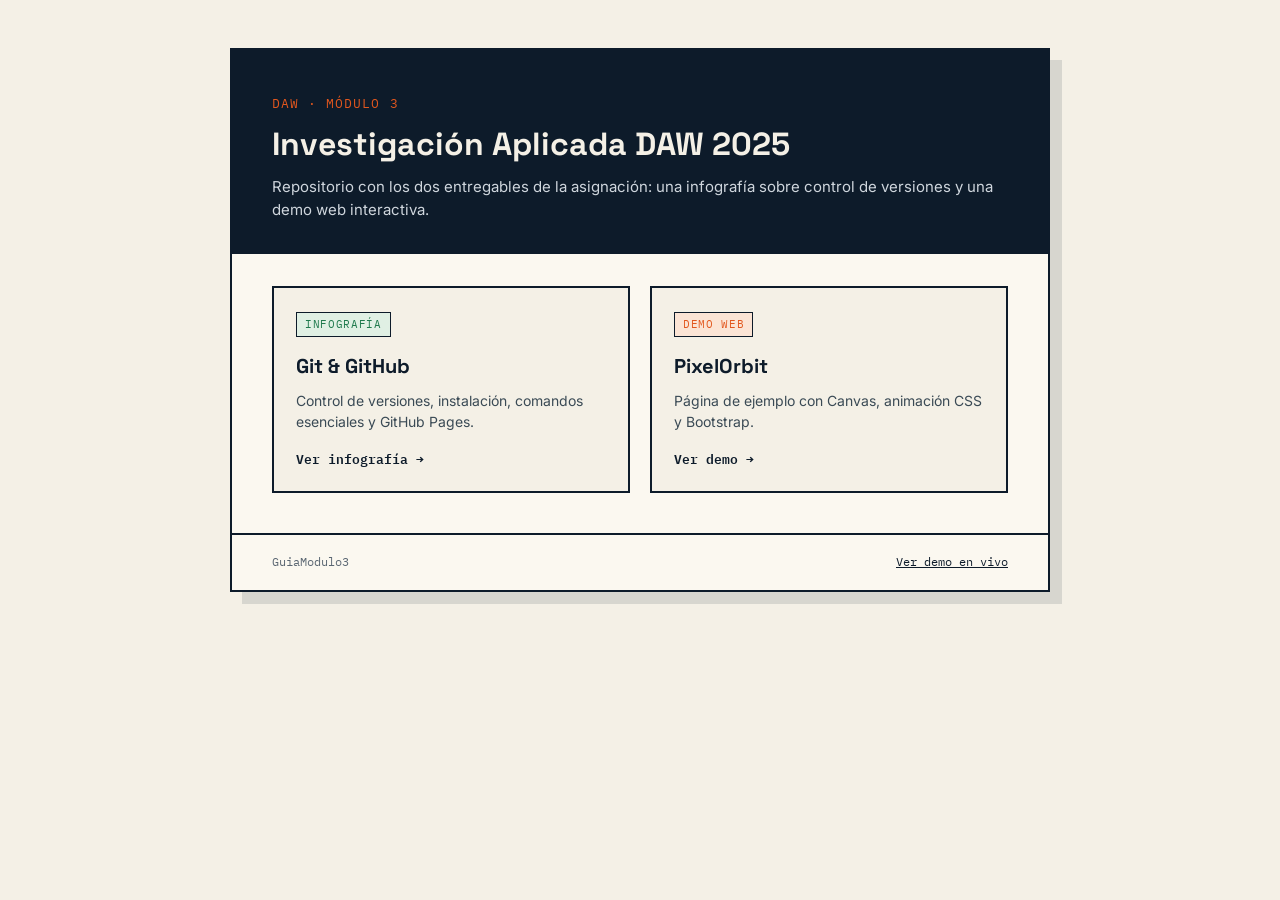
<file: index.html>
<!DOCTYPE html>
<html lang="es">
<head>
<meta charset="UTF-8">
<meta name="viewport" content="width=device-width, initial-scale=1.0">
<title>Investigación Aplicada DAW — GuiaModulo3</title>
<style>
  @import url('https://fonts.googleapis.com/css2?family=Space+Grotesk:wght@400;500;700&family=IBM+Plex+Mono:wght@400;500;600&family=Inter:wght@400;500;600&display=swap');

  :root{
    --ink:#0d1b2a;
    --paper:#f4f0e6;
    --panel:#fbf8f0;
    --line:#d8cfb8;
    --green:#1f7a4d;
    --green-soft:#e0f0e4;
    --orange:#e2571e;
    --orange-soft:#fbe4d5;
    --mono:'IBM Plex Mono',monospace;
    --display:'Space Grotesk',sans-serif;
    --body:'Inter',sans-serif;
  }

  *{box-sizing:border-box;margin:0;padding:0;}

  body{
    background:var(--paper);
    color:var(--ink);
    font-family:var(--body);
    line-height:1.55;
    padding:48px 16px;
    min-height:100vh;
  }

  .sheet{
    max-width:820px;
    margin:0 auto;
    background:var(--panel);
    border:2px solid var(--ink);
    box-shadow:12px 12px 0 rgba(13,27,42,.12);
  }

  .hero{
    background:var(--ink);
    color:var(--paper);
    padding:40px 40px 32px;
  }

  .hero span{
    font-family:var(--mono);
    font-size:13px;
    letter-spacing:.08em;
    text-transform:uppercase;
    color:var(--orange);
  }

  .hero h1{
    font-family:var(--display);
    font-size:32px;
    margin-top:10px;
    line-height:1.2;
  }

  .hero p{
    margin-top:12px;
    color:#cfd6dd;
    font-size:15px;
  }

  .cards{
    padding:32px 40px 40px;
    display:grid;
    grid-template-columns:1fr 1fr;
    gap:20px;
  }

  @media (max-width:640px){
    .cards{grid-template-columns:1fr;}
  }

  .card{
    border:2px solid var(--ink);
    background:var(--paper);
    padding:22px;
    text-decoration:none;
    color:var(--ink);
    display:block;
    transition:transform .15s ease, box-shadow .15s ease;
  }

  .card:hover{
    transform:translate(-3px,-3px);
    box-shadow:6px 6px 0 rgba(13,27,42,.18);
  }

  .card .tag{
    font-family:var(--mono);
    font-size:11px;
    text-transform:uppercase;
    letter-spacing:.06em;
    padding:3px 8px;
    display:inline-block;
    border:1px solid var(--ink);
  }

  .card.green .tag{ background:var(--green-soft); color:var(--green); }
  .card.orange .tag{ background:var(--orange-soft); color:var(--orange); }

  .card h2{
    font-family:var(--display);
    font-size:20px;
    margin-top:14px;
  }

  .card p{
    font-size:14px;
    margin-top:8px;
    color:#3a4a55;
  }

  .card .go{
    margin-top:16px;
    font-family:var(--mono);
    font-size:13px;
    font-weight:600;
  }

  footer{
    border-top:2px solid var(--ink);
    padding:18px 40px;
    font-family:var(--mono);
    font-size:12px;
    color:#5a6672;
    display:flex;
    justify-content:space-between;
    flex-wrap:wrap;
    gap:8px;
  }

  footer a{ color:var(--ink); }
</style>
</head>
<body>

<div class="sheet">
  <div class="hero">
    <span>DAW · Módulo 3</span>
    <h1>Investigación Aplicada DAW 2025</h1>
    <p>Repositorio con los dos entregables de la asignación: una infografía sobre control de versiones y una demo web interactiva.</p>
  </div>

  <div class="cards">
    <a class="card green" href="infografia/">
      <span class="tag">Infografía</span>
      <h2>Git &amp; GitHub</h2>
      <p>Control de versiones, instalación, comandos esenciales y GitHub Pages.</p>
      <div class="go">Ver infografía →</div>
    </a>

    <a class="card orange" href="demo-web/">
      <span class="tag">Demo web</span>
      <h2>PixelOrbit</h2>
      <p>Página de ejemplo con Canvas, animación CSS y Bootstrap.</p>
      <div class="go">Ver demo →</div>
    </a>
  </div>

  <footer>
    <span>GuiaModulo3</span>
    <a href="demo-web/">Ver demo en vivo</a>
  </footer>
</div>

</body>
</html>
</file>
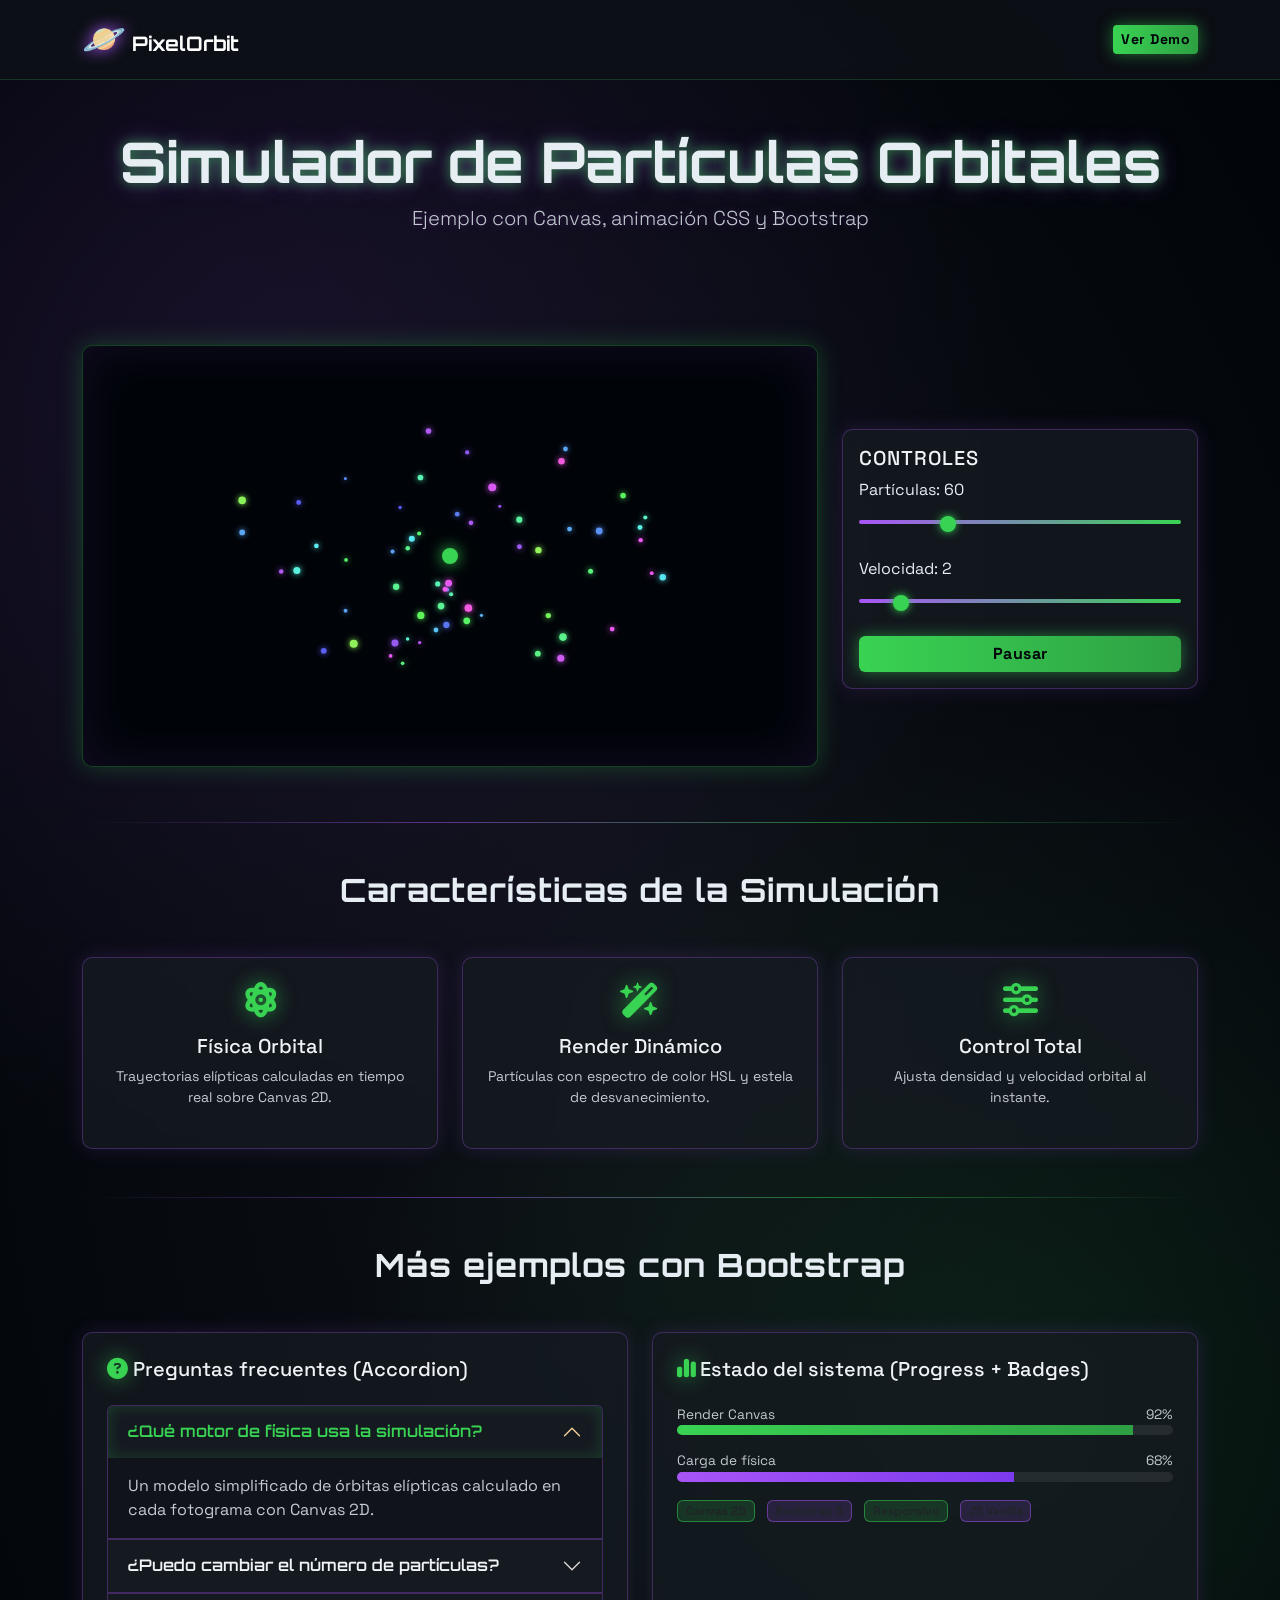
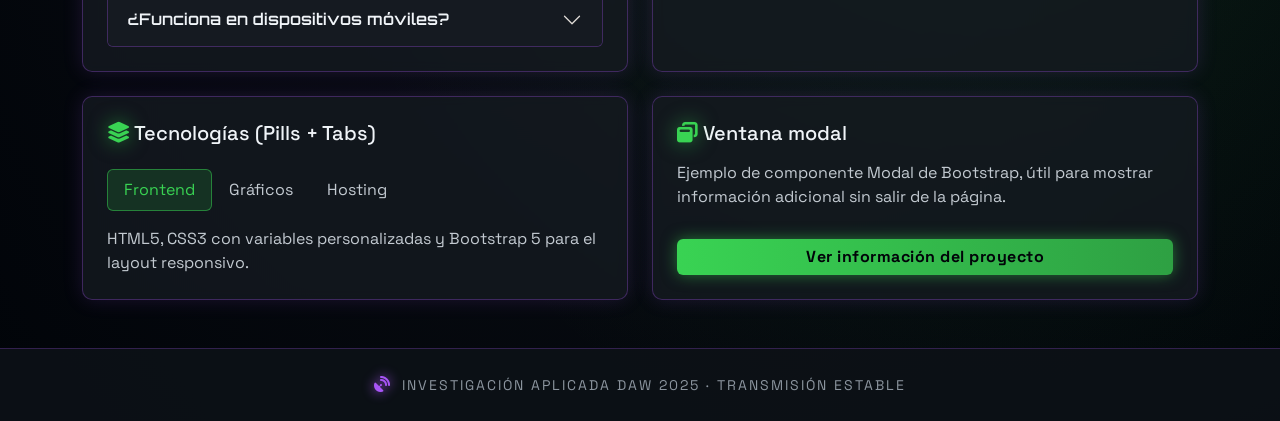
<file: demo-web/index.html>
<!DOCTYPE html>
<html lang="es">
<head>
<meta charset="UTF-8">
<meta name="viewport" content="width=device-width, initial-scale=1.0">
<title>PixelOrbit</title>
<link href="https://cdnjs.cloudflare.com/ajax/libs/bootstrap/5.3.3/css/bootstrap.min.css" rel="stylesheet">
<link rel="stylesheet" href="https://cdnjs.cloudflare.com/ajax/libs/font-awesome/6.5.1/css/all.min.css">
<link href="https://fonts.googleapis.com/css2?family=Orbitron:wght@500;700;900&family=Space+Grotesk:wght@400;500;600&display=swap" rel="stylesheet">
<link rel="stylesheet" href="css/style.css">
</head>
<body>

<nav class="navbar navbar-expand-lg navbar-dark sticky-top">
<div class="container">
<a class="navbar-brand fw-bold" href="#"><span class="orbit-logo">🪐</span> PixelOrbit</a>
<div class="ms-auto">
<a href="#demo" class="btn btn-neon btn-sm">Ver Demo</a>
</div>
</div>
</nav>

<header class="text-center py-5">
<h1 class="display-4 fw-bold glitch-title">Simulador de Partículas Orbitales</h1>
<p class="lead lead-glow">Ejemplo con Canvas, animación CSS y Bootstrap</p>
</header>

<section id="demo" class="container my-5">
<div class="row g-4 align-items-center">
<div class="col-lg-8">
<canvas id="stage" height="420"></canvas>
</div>
<div class="col-lg-4">
<div class="card card-dark p-3">
<h5 class="text-uppercase" style="letter-spacing:1px">Controles</h5>
<div class="mb-3">
<label class="form-label">Partículas: <span id="countVal">60</span></label>
<input type="range" class="form-range" id="countRange" min="10" max="200" value="60">
</div>
<div class="mb-3">
<label class="form-label">Velocidad: <span id="speedVal">2</span></label>
<input type="range" class="form-range" id="speedRange" min="1" max="10" value="2">
</div>
<button class="btn btn-neon w-100" id="toggleBtn">Pausar</button>
</div>
</div>
</div>
</section>

<div class="container"><div class="divider-glow"></div></div>

<section class="container my-5">
<h2 class="text-center fw-bold mb-5" style="letter-spacing:1px">Características de la Simulación</h2>
<div class="row g-4 text-center">
<div class="col-md-4">
<div class="card card-dark p-4 h-100">
<i class="fa-solid fa-atom feature-icon"></i>
<h5 class="mt-3">Física Orbital</h5>
<p class="text-secondary small">Trayectorias elípticas calculadas en tiempo real sobre Canvas 2D.</p>
</div>
</div>
<div class="col-md-4">
<div class="card card-dark p-4 h-100">
<i class="fa-solid fa-wand-magic-sparkles feature-icon"></i>
<h5 class="mt-3">Render Dinámico</h5>
<p class="text-secondary small">Partículas con espectro de color HSL y estela de desvanecimiento.</p>
</div>
</div>
<div class="col-md-4">
<div class="card card-dark p-4 h-100">
<i class="fa-solid fa-sliders feature-icon"></i>
<h5 class="mt-3">Control Total</h5>
<p class="text-secondary small">Ajusta densidad y velocidad orbital al instante.</p>
</div>
</div>
</div>
</section>

<div class="container"><div class="divider-glow"></div></div>

<section class="container my-5">
<h2 class="text-center fw-bold mb-5" style="letter-spacing:1px">Más ejemplos con Bootstrap</h2>
<div class="row g-4">

<div class="col-lg-6">
<div class="card card-dark p-4 h-100">
<h5><i class="fa-solid fa-circle-question feature-icon" style="font-size:1.3rem"></i> Preguntas frecuentes (Accordion)</h5>
<div class="accordion mt-3" id="faqAccordion">
<div class="accordion-item">
<h2 class="accordion-header">
<button class="accordion-button" type="button" data-bs-toggle="collapse" data-bs-target="#faq1">¿Qué motor de física usa la simulación?</button>
</h2>
<div id="faq1" class="accordion-collapse collapse show" data-bs-parent="#faqAccordion">
<div class="accordion-body">Un modelo simplificado de órbitas elípticas calculado en cada fotograma con Canvas 2D.</div>
</div>
</div>
<div class="accordion-item">
<h2 class="accordion-header">
<button class="accordion-button collapsed" type="button" data-bs-toggle="collapse" data-bs-target="#faq2">¿Puedo cambiar el número de partículas?</button>
</h2>
<div id="faq2" class="accordion-collapse collapse" data-bs-parent="#faqAccordion">
<div class="accordion-body">Sí, usa el control deslizante "Partículas" en el panel de controles de la demo.</div>
</div>
</div>
<div class="accordion-item">
<h2 class="accordion-header">
<button class="accordion-button collapsed" type="button" data-bs-toggle="collapse" data-bs-target="#faq3">¿Funciona en dispositivos móviles?</button>
</h2>
<div id="faq3" class="accordion-collapse collapse" data-bs-parent="#faqAccordion">
<div class="accordion-body">Sí, el diseño es responsivo gracias al sistema de grillas de Bootstrap.</div>
</div>
</div>
</div>
</div>
</div>

<div class="col-lg-6">
<div class="card card-dark p-4 h-100">
<h5><i class="fa-solid fa-chart-simple feature-icon" style="font-size:1.3rem"></i> Estado del sistema (Progress + Badges)</h5>
<div class="mt-3">
<div class="d-flex justify-content-between progress-label"><span>Render Canvas</span><span>92%</span></div>
<div class="progress mb-3"><div class="progress-bar progress-bar-green" style="width:92%"></div></div>
<div class="d-flex justify-content-between progress-label"><span>Carga de física</span><span>68%</span></div>
<div class="progress mb-3"><div class="progress-bar progress-bar-purple" style="width:68%"></div></div>
<div class="mt-3">
<span class="badge badge-neon-green me-2">Canvas 2D</span>
<span class="badge badge-neon-purple me-2">Bootstrap 5</span>
<span class="badge badge-neon-green me-2">Responsivo</span>
<span class="badge badge-neon-purple">JS Vanilla</span>
</div>
</div>
</div>
</div>

<div class="col-lg-6">
<div class="card card-dark p-4 h-100">
<h5><i class="fa-solid fa-layer-group feature-icon" style="font-size:1.3rem"></i> Tecnologías (Pills + Tabs)</h5>
<ul class="nav nav-pills mt-3" id="techTab" role="tablist">
<li class="nav-item"><button class="nav-link active" data-bs-toggle="pill" data-bs-target="#tabFront">Frontend</button></li>
<li class="nav-item"><button class="nav-link" data-bs-toggle="pill" data-bs-target="#tabGraf">Gráficos</button></li>
<li class="nav-item"><button class="nav-link" data-bs-toggle="pill" data-bs-target="#tabHost">Hosting</button></li>
</ul>
<div class="tab-content">
<div class="tab-pane fade show active" id="tabFront">HTML5, CSS3 con variables personalizadas y Bootstrap 5 para el layout responsivo.</div>
<div class="tab-pane fade" id="tabGraf">Canvas API 2D para renderizar y animar las partículas en tiempo real.</div>
<div class="tab-pane fade" id="tabHost">Publicado como sitio estático usando GitHub Pages.</div>
</div>
</div>
</div>

<div class="col-lg-6">
<div class="card card-dark p-4 h-100 d-flex flex-column justify-content-between">
<div>
<h5><i class="fa-solid fa-window-restore feature-icon" style="font-size:1.3rem"></i> Ventana modal</h5>
<p class="mt-3">Ejemplo de componente Modal de Bootstrap, útil para mostrar información adicional sin salir de la página.</p>
</div>
<button type="button" class="btn btn-neon" data-bs-toggle="modal" data-bs-target="#infoModal">Ver información del proyecto</button>
</div>
</div>

</div>
</section>

<div class="modal fade" id="infoModal" tabindex="-1">
<div class="modal-dialog modal-dialog-centered">
<div class="modal-content">
<div class="modal-header">
<h5 class="modal-title">Acerca de PixelOrbit</h5>
<button type="button" class="btn-close" data-bs-dismiss="modal"></button>
</div>
<div class="modal-body">
<p>PixelOrbit es una demostración académica que integra Canvas 2D, animaciones CSS y el framework Bootstrap 5, desarrollada como parte de la asignación de Investigación Aplicada DAW 2025.</p>
</div>
<div class="modal-footer">
<button type="button" class="btn btn-neon" data-bs-dismiss="modal">Cerrar</button>
</div>
</div>
</div>
</div>

<footer class="text-center py-4 mt-5">
<i class="fa-solid fa-satellite-dish me-2"></i>
<small class="text-uppercase" style="letter-spacing:2px">Investigación Aplicada DAW 2025 · Transmisión Estable</small>
</footer>

<script src="https://cdnjs.cloudflare.com/ajax/libs/bootstrap/5.3.3/js/bootstrap.bundle.min.js"></script>
<script src="js/script.js"></script>
</body>
</html>
</file>
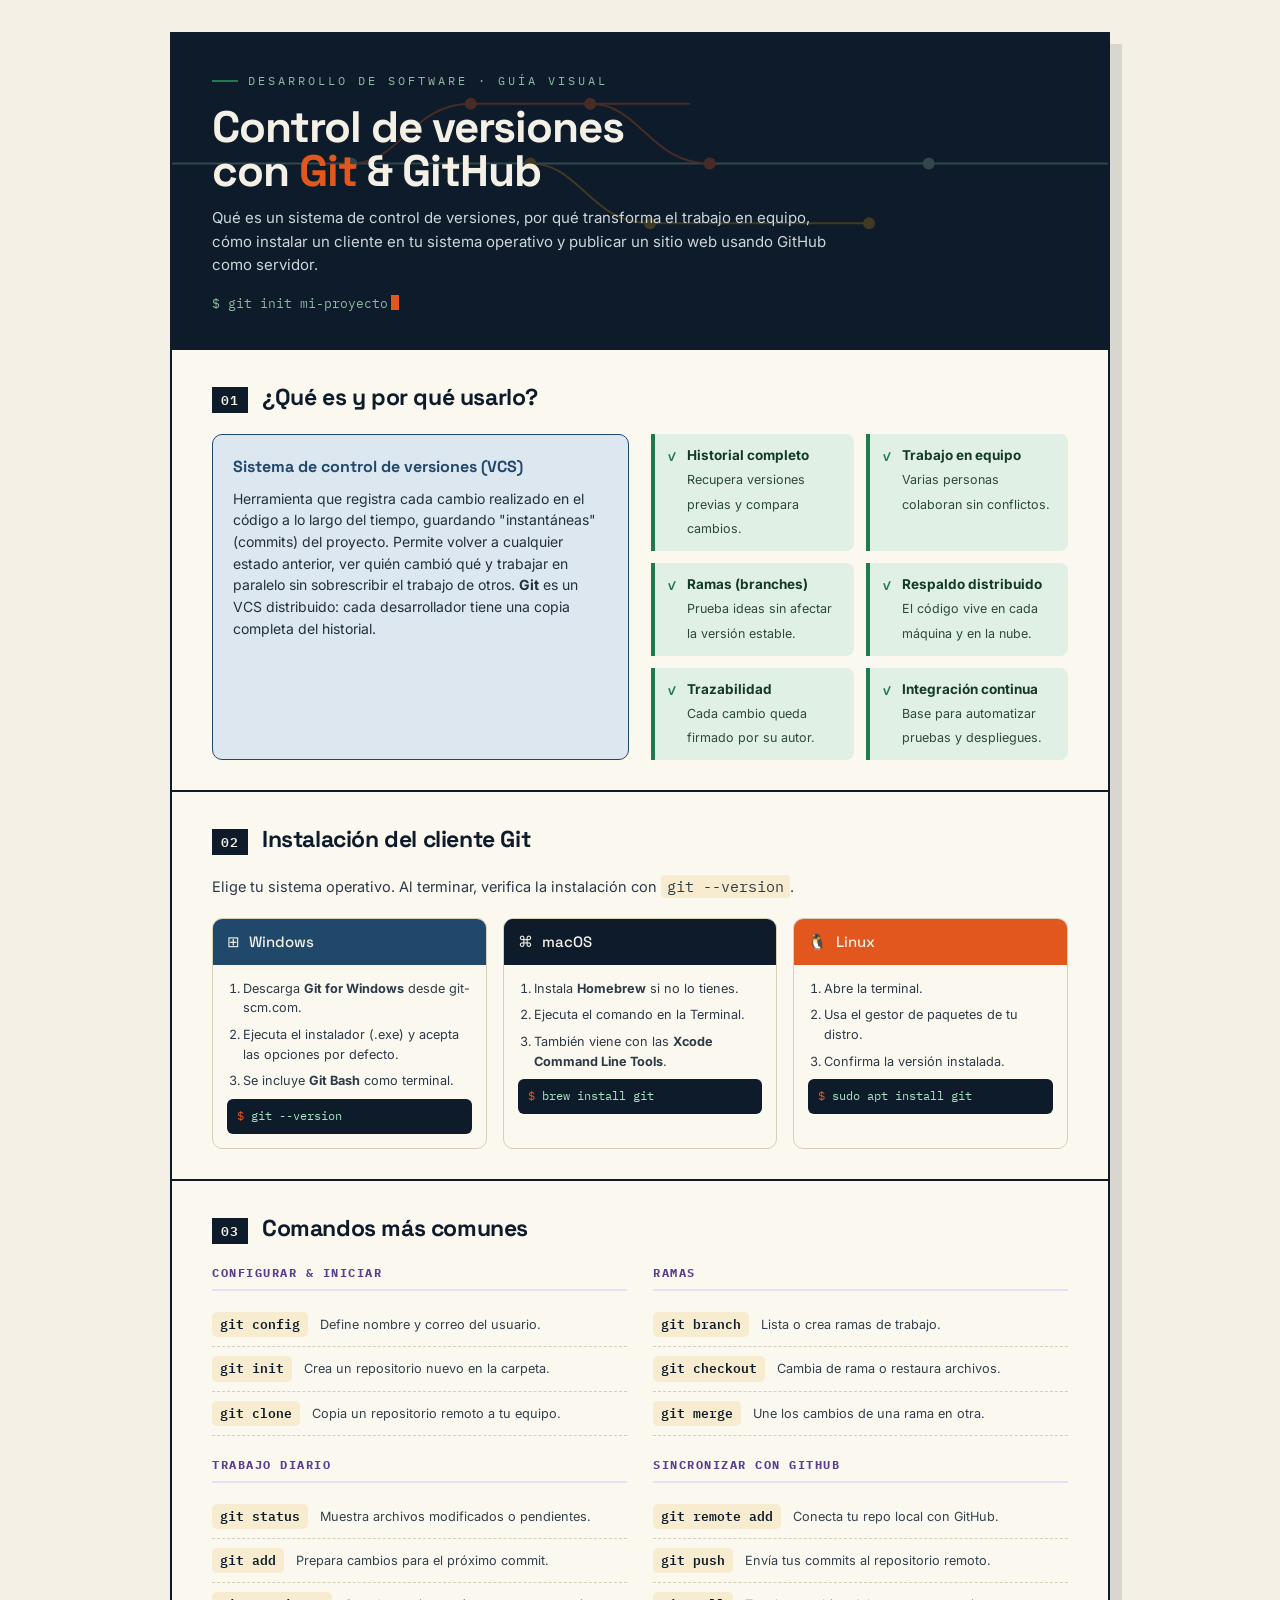
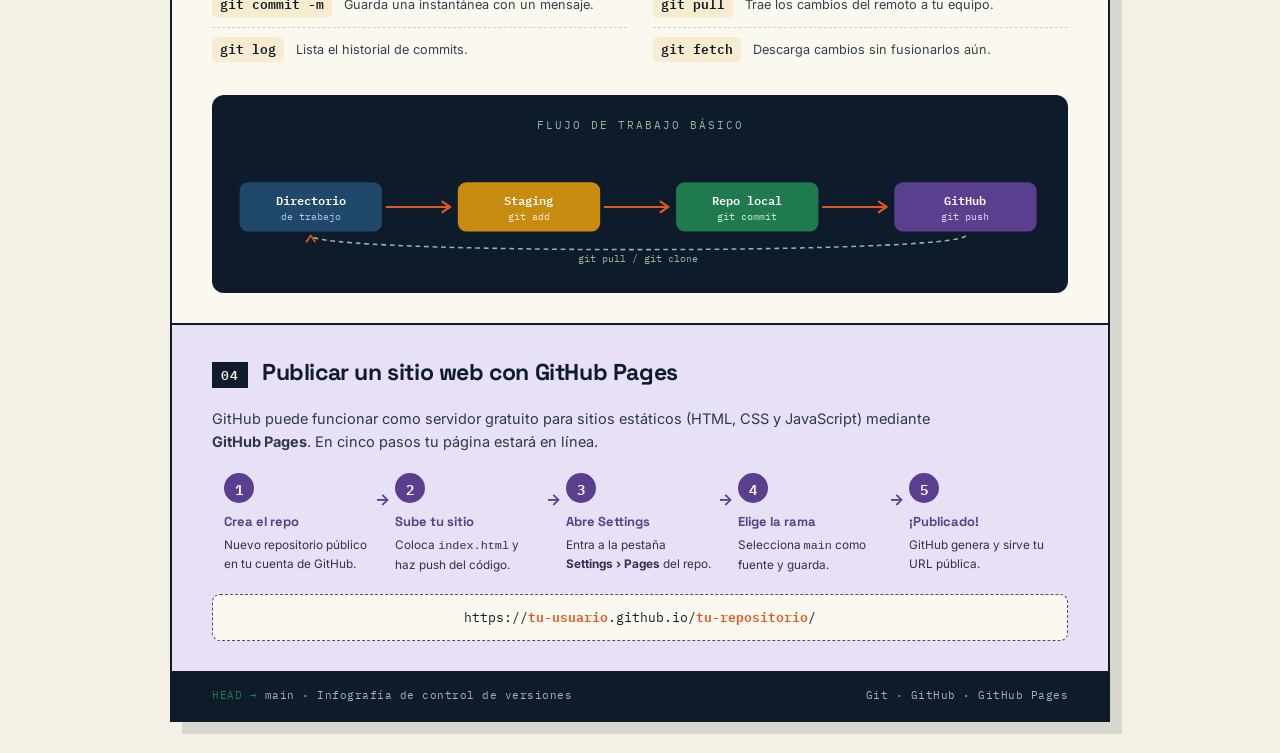
<file: infografia/index.html>
<!DOCTYPE html>
<html lang="es">
<head>
<meta charset="UTF-8">
<meta name="viewport" content="width=device-width, initial-scale=1.0">
<title>Infografía · Control de versiones con Git y GitHub</title>
<link rel="stylesheet" href="css/style.css">
</head>
<body>
<main class="sheet">

  <header class="hero">
    <svg class="hero-branches" viewBox="0 0 940 260" preserveAspectRatio="none">
      <path d="M0,130 H940" stroke="#8fb9a0" stroke-width="2" fill="none"/>
      <path d="M180,130 C230,130 240,70 300,70 H520" stroke="#e2571e" stroke-width="2" fill="none"/>
      <path d="M420,70 C470,70 480,130 540,130" stroke="#e2571e" stroke-width="2" fill="none"/>
      <path d="M360,130 C410,130 420,190 480,190 H700" stroke="#c98a10" stroke-width="2" fill="none"/>
      <circle cx="180" cy="130" r="6" fill="#8fb9a0"/>
      <circle cx="300" cy="70" r="6" fill="#e2571e"/>
      <circle cx="420" cy="70" r="6" fill="#e2571e"/>
      <circle cx="540" cy="130" r="6" fill="#e2571e"/>
      <circle cx="360" cy="130" r="6" fill="#c98a10"/>
      <circle cx="480" cy="190" r="6" fill="#c98a10"/>
      <circle cx="700" cy="190" r="6" fill="#c98a10"/>
      <circle cx="760" cy="130" r="6" fill="#8fb9a0"/>
    </svg>
    <div class="hero-eyebrow">Desarrollo de software · Guía visual</div>
    <h1>Control de versiones<br>con <span class="accent">Git</span> &amp; GitHub</h1>
    <p>Qué es un sistema de control de versiones, por qué transforma el trabajo en equipo,
       cómo instalar un cliente en tu sistema operativo y publicar un sitio web usando GitHub como servidor.</p>
    <div class="hero-prompt">$ git init mi-proyecto<span class="cursor"></span></div>
  </header>

  <section class="block">
    <div class="sec-head"><span class="sec-num">01</span><h2>¿Qué es y por qué usarlo?</h2></div>
    <div class="split">
      <div class="defcard">
        <h3>Sistema de control de versiones (VCS)</h3>
        <p>Herramienta que registra cada cambio realizado en el código a lo largo del tiempo,
           guardando "instantáneas" (commits) del proyecto. Permite volver a cualquier estado
           anterior, ver quién cambió qué y trabajar en paralelo sin sobrescribir el trabajo de otros.
           <strong>Git</strong> es un VCS distribuido: cada desarrollador tiene una copia completa del historial.</p>
      </div>
      <div class="vgrid">
        <div class="vitem"><span class="dot">✓</span><div><strong>Historial completo</strong><span>Recupera versiones previas y compara cambios.</span></div></div>
        <div class="vitem"><span class="dot">✓</span><div><strong>Trabajo en equipo</strong><span>Varias personas colaboran sin conflictos.</span></div></div>
        <div class="vitem"><span class="dot">✓</span><div><strong>Ramas (branches)</strong><span>Prueba ideas sin afectar la versión estable.</span></div></div>
        <div class="vitem"><span class="dot">✓</span><div><strong>Respaldo distribuido</strong><span>El código vive en cada máquina y en la nube.</span></div></div>
        <div class="vitem"><span class="dot">✓</span><div><strong>Trazabilidad</strong><span>Cada cambio queda firmado por su autor.</span></div></div>
        <div class="vitem"><span class="dot">✓</span><div><strong>Integración continua</strong><span>Base para automatizar pruebas y despliegues.</span></div></div>
      </div>
    </div>
  </section>

  <section class="block">
    <div class="sec-head"><span class="sec-num">02</span><h2>Instalación del cliente Git</h2></div>
    <p class="lead">Elige tu sistema operativo. Al terminar, verifica la instalación con
      <code style="font-family:var(--mono);background:var(--amber-soft);padding:2px 6px;border-radius:4px;">git --version</code>.</p>
    <div class="install-tabs">

      <div class="os win">
        <div class="os-top"><span>⊞</span> Windows</div>
        <div class="os-body">
          <ol>
            <li>Descarga <b>Git for Windows</b> desde git-scm.com.</li>
            <li>Ejecuta el instalador (.exe) y acepta las opciones por defecto.</li>
            <li>Se incluye <b>Git Bash</b> como terminal.</li>
          </ol>
          <div class="cmdline"><span class="p">$</span> git --version</div>
        </div>
      </div>

      <div class="os mac">
        <div class="os-top"><span>⌘</span> macOS</div>
        <div class="os-body">
          <ol>
            <li>Instala <b>Homebrew</b> si no lo tienes.</li>
            <li>Ejecuta el comando en la Terminal.</li>
            <li>También viene con las <b>Xcode Command Line Tools</b>.</li>
          </ol>
          <div class="cmdline"><span class="p">$</span> brew install git</div>
        </div>
      </div>

      <div class="os linux">
        <div class="os-top"><span>🐧</span> Linux</div>
        <div class="os-body">
          <ol>
            <li>Abre la terminal.</li>
            <li>Usa el gestor de paquetes de tu distro.</li>
            <li>Confirma la versión instalada.</li>
          </ol>
          <div class="cmdline"><span class="p">$</span> sudo apt install git</div>
        </div>
      </div>

    </div>
  </section>

  <section class="block">
    <div class="sec-head"><span class="sec-num">03</span><h2>Comandos más comunes</h2></div>
    <div class="cmd-grid">

      <div class="cmd-col">
        <h3>Configurar &amp; iniciar</h3>
        <div class="cmd"><code>git config</code><span class="desc">Define nombre y correo del usuario.</span></div>
        <div class="cmd"><code>git init</code><span class="desc">Crea un repositorio nuevo en la carpeta.</span></div>
        <div class="cmd"><code>git clone</code><span class="desc">Copia un repositorio remoto a tu equipo.</span></div>

        <h3 style="margin-top:20px;">Trabajo diario</h3>
        <div class="cmd"><code>git status</code><span class="desc">Muestra archivos modificados o pendientes.</span></div>
        <div class="cmd"><code>git add</code><span class="desc">Prepara cambios para el próximo commit.</span></div>
        <div class="cmd"><code>git commit -m</code><span class="desc">Guarda una instantánea con un mensaje.</span></div>
        <div class="cmd"><code>git log</code><span class="desc">Lista el historial de commits.</span></div>
      </div>

      <div class="cmd-col">
        <h3>Ramas</h3>
        <div class="cmd"><code>git branch</code><span class="desc">Lista o crea ramas de trabajo.</span></div>
        <div class="cmd"><code>git checkout</code><span class="desc">Cambia de rama o restaura archivos.</span></div>
        <div class="cmd"><code>git merge</code><span class="desc">Une los cambios de una rama en otra.</span></div>

        <h3 style="margin-top:20px;">Sincronizar con GitHub</h3>
        <div class="cmd"><code>git remote add</code><span class="desc">Conecta tu repo local con GitHub.</span></div>
        <div class="cmd"><code>git push</code><span class="desc">Envía tus commits al repositorio remoto.</span></div>
        <div class="cmd"><code>git pull</code><span class="desc">Trae los cambios del remoto a tu equipo.</span></div>
        <div class="cmd"><code>git fetch</code><span class="desc">Descarga cambios sin fusionarlos aún.</span></div>
      </div>
    </div>

    <!-- Flujo -->
    <div class="flow">
      <div class="flow-title">Flujo de trabajo básico</div>
      <svg viewBox="0 0 860 120" width="100%" xmlns="http://www.w3.org/2000/svg">
        <defs>
          <marker id="ar" viewBox="0 0 10 10" refX="8" refY="5" markerWidth="7" markerHeight="7" orient="auto">
            <path d="M2 1L8 5L2 9" fill="none" stroke="#e2571e" stroke-width="1.6" stroke-linecap="round" stroke-linejoin="round"/>
          </marker>
        </defs>
        <g font-family="IBM Plex Mono, monospace">
          <rect x="8"  y="34" width="150" height="52" rx="9" fill="#20486b"/>
          <text x="83"  y="58" fill="#fff" font-size="13" font-weight="600" text-anchor="middle">Directorio</text>
          <text x="83"  y="74" fill="#a9c4dd" font-size="11" text-anchor="middle">de trabajo</text>

          <rect x="238" y="34" width="150" height="52" rx="9" fill="#c98a10"/>
          <text x="313" y="58" fill="#fff" font-size="13" font-weight="600" text-anchor="middle">Staging</text>
          <text x="313" y="74" fill="#f7eccf" font-size="11" text-anchor="middle">git add</text>

          <rect x="468" y="34" width="150" height="52" rx="9" fill="#1f7a4d"/>
          <text x="543" y="58" fill="#fff" font-size="13" font-weight="600" text-anchor="middle">Repo local</text>
          <text x="543" y="74" fill="#c9ecd6" font-size="11" text-anchor="middle">git commit</text>

          <rect x="698" y="34" width="150" height="52" rx="9" fill="#5b3f8f"/>
          <text x="773" y="58" fill="#fff" font-size="13" font-weight="600" text-anchor="middle">GitHub</text>
          <text x="773" y="74" fill="#ddd0f0" font-size="11" text-anchor="middle">git push</text>
        </g>
        <!-- flechas -->
        <line x1="162" y1="60" x2="230" y2="60" stroke="#e2571e" stroke-width="2" marker-end="url(#ar)"/>
        <line x1="392" y1="60" x2="460" y2="60" stroke="#e2571e" stroke-width="2" marker-end="url(#ar)"/>
        <line x1="622" y1="60" x2="690" y2="60" stroke="#e2571e" stroke-width="2" marker-end="url(#ar)"/>
        <!-- pull de vuelta -->
        <path d="M773,90 C773,110 83,110 83,90" fill="none" stroke="#8fb9a0" stroke-width="1.6" stroke-dasharray="5 4" marker-end="url(#ar)"/>
        <text x="428" y="118" fill="#8fb9a0" font-size="10.5" text-anchor="middle" font-family="IBM Plex Mono, monospace">git pull / git clone</text>
      </svg>
    </div>
  </section>

  <section class="block pages">
    <div class="sec-head"><span class="sec-num">04</span><h2>Publicar un sitio web con GitHub Pages</h2></div>
    <p class="lead">GitHub puede funcionar como servidor gratuito para sitios estáticos (HTML, CSS y JavaScript)
       mediante <b>GitHub Pages</b>. En cinco pasos tu página estará en línea.</p>
    <div class="steps">
      <div class="step"><div class="n"></div><h4>Crea el repo</h4><p>Nuevo repositorio público en tu cuenta de GitHub.</p></div>
      <div class="step"><div class="n"></div><h4>Sube tu sitio</h4><p>Coloca <code>index.html</code> y haz push del código.</p></div>
      <div class="step"><div class="n"></div><h4>Abre Settings</h4><p>Entra a la pestaña <b>Settings › Pages</b> del repo.</p></div>
      <div class="step"><div class="n"></div><h4>Elige la rama</h4><p>Selecciona <code>main</code> como fuente y guarda.</p></div>
      <div class="step"><div class="n"></div><h4>¡Publicado!</h4><p>GitHub genera y sirve tu URL pública.</p></div>
    </div>
    <div class="url-box">https://<span class="h">tu-usuario</span>.github.io/<span class="h">tu-repositorio</span>/</div>
  </section>
  
  <footer class="foot">
    <span><span class="tag">HEAD →</span> main · Infografía de control de versiones</span>
    <span>Git · GitHub · GitHub Pages</span>
  </footer>

</main>
</body>
</html>
</file>
<file: demo-web/css/style.css>
:root{--neon-green:#39d353;--neon-purple:#a855f7;--space-black:#010409}
*{font-family:'Space Grotesk',sans-serif}
h1,h2,.navbar-brand{font-family:'Orbitron',sans-serif}
body{
background:
radial-gradient(circle at 20% 20%,rgba(168,85,247,0.12),transparent 40%),
radial-gradient(circle at 80% 70%,rgba(57,211,83,0.10),transparent 40%),
radial-gradient(ellipse at center,#0d1117 0%,#010409 100%);
color:#e6edf3;min-height:100vh}
.navbar{background:rgba(13,17,23,0.85)!important;backdrop-filter:blur(8px);border-bottom:1px solid rgba(57,211,83,0.2)}
.orbit-logo{animation:floatLogo 3s ease-in-out infinite;display:inline-block;font-size:2.2rem;filter:drop-shadow(0 0 8px var(--neon-purple))}
@keyframes floatLogo{0%,100%{transform:translateY(0)}50%{transform:translateY(-12px)}}
.glitch-title{position:relative;text-shadow:0 0 12px rgba(57,211,83,0.6),0 0 24px rgba(168,85,247,0.4);animation:glitch 4s infinite}
@keyframes glitch{
0%,93%,100%{transform:translate(0,0);opacity:1}
94%{transform:translate(-2px,1px);opacity:0.85;text-shadow:2px 0 var(--neon-purple),-2px 0 var(--neon-green)}
95%{transform:translate(2px,-1px);opacity:1;text-shadow:-2px 0 var(--neon-green),2px 0 var(--neon-purple)}
96%{transform:translate(0,0);text-shadow:0 0 12px rgba(57,211,83,0.6),0 0 24px rgba(168,85,247,0.4)}
}
#stage{background:#010409;border:1px solid rgba(57,211,83,0.3);border-radius:10px;box-shadow:0 0 25px rgba(57,211,83,0.25),0 0 50px rgba(168,85,247,0.15) inset;width:100%}
.card-dark{background:rgba(22,27,34,0.75);backdrop-filter:blur(6px);border:1px solid rgba(168,85,247,0.3);border-radius:10px;box-shadow:0 0 20px rgba(168,85,247,0.15);transition:.3s}
.card-dark:hover{box-shadow:0 0 30px rgba(57,211,83,0.35);border-color:rgba(57,211,83,0.5);transform:translateY(-4px)}
.btn-neon{background:linear-gradient(90deg,var(--neon-green),#2ea043);border:none;color:#010409;font-weight:700;letter-spacing:.5px;box-shadow:0 0 15px rgba(57,211,83,0.5);transition:.3s}
.btn-neon:hover{box-shadow:0 0 25px rgba(57,211,83,0.9),0 0 40px rgba(168,85,247,0.4);color:#010409;transform:scale(1.02)}
.form-range::-webkit-slider-thumb{background:var(--neon-green);box-shadow:0 0 8px var(--neon-green);border:none}
.form-range::-moz-range-thumb{background:var(--neon-green);box-shadow:0 0 8px var(--neon-green);border:none}
.form-range::-webkit-slider-runnable-track{background:linear-gradient(90deg,var(--neon-purple),var(--neon-green));height:4px;border-radius:3px}
.form-range::-moz-range-track{background:linear-gradient(90deg,var(--neon-purple),var(--neon-green));height:4px;border-radius:3px}
.feature-icon{font-size:2.2rem;color:var(--neon-green);filter:drop-shadow(0 0 10px rgba(57,211,83,0.6))}
.lead-glow{color:#c3cad1;text-shadow:0 0 8px rgba(168,85,247,0.3)}
.card-dark h5{color:#f0f4f8}
.card-dark p,.card-dark .small,.card-dark .text-secondary{color:#c3cad1!important}
.card-dark .form-label{color:#e6edf3}
.card-dark small,.card-dark span{color:inherit}
footer{background:rgba(13,17,23,0.9);border-top:1px solid rgba(168,85,247,0.25);color:#8b949e}
footer .fa-satellite-dish{color:var(--neon-purple);filter:drop-shadow(0 0 6px var(--neon-purple))}
.divider-glow{height:1px;background:linear-gradient(90deg,transparent,var(--neon-purple),var(--neon-green),transparent);opacity:.5;margin:3rem 0}

.accordion-item{background:rgba(22,27,34,0.75);border:1px solid rgba(168,85,247,0.3)!important}
.accordion-button{background:rgba(22,27,34,0.9)!important;color:#f0f4f8!important;font-weight:600}
.accordion-button:not(.collapsed){box-shadow:0 0 15px rgba(57,211,83,0.2) inset;color:var(--neon-green)!important}
.accordion-button::after{filter:invert(1)}
.accordion-body{color:#c3cad1;background:rgba(13,17,23,0.5)}

.badge-neon-green{background:rgba(57,211,83,0.15);color:var(--neon-green);border:1px solid rgba(57,211,83,0.5)}
.badge-neon-purple{background:rgba(168,85,247,0.15);color:#d9b8ff;border:1px solid rgba(168,85,247,0.5)}

.progress{background:rgba(255,255,255,0.08);height:10px}
.progress-bar-green{background:linear-gradient(90deg,var(--neon-green),#2ea043)}
.progress-bar-purple{background:linear-gradient(90deg,var(--neon-purple),#7c3aed)}
.progress-label{color:#c3cad1;font-size:.85rem}

.nav-pills .nav-link{color:#c3cad1;border:1px solid transparent}
.nav-pills .nav-link.active{background:rgba(57,211,83,0.15);color:var(--neon-green);border:1px solid rgba(57,211,83,0.5)}
.nav-pills .nav-link:hover:not(.active){color:#f0f4f8}
.tab-content{color:#c3cad1;padding-top:1rem}

.modal-content{background:#0d1117;border:1px solid rgba(168,85,247,0.4);box-shadow:0 0 30px rgba(168,85,247,0.25)}
.modal-header,.modal-footer{border-color:rgba(168,85,247,0.2)}
.modal-title{color:#f0f4f8}
.modal-body{color:#c3cad1}
.btn-close{filter:invert(1)}
</file>
<file: infografia/css/style.css>
@import url('https://fonts.googleapis.com/css2?family=Space+Grotesk:wght@400;500;700&family=IBM+Plex+Mono:wght@400;500;600&family=Inter:wght@400;500;600&display=swap');

  :root{
    --ink:#0d1b2a;
    --paper:#f4f0e6;
    --panel:#fbf8f0;
    --line:#d8cfb8;
    --green:#1f7a4d;
    --green-soft:#e0f0e4;
    --orange:#e2571e;
    --orange-soft:#fbe4d5;
    --blue:#20486b;
    --blue-soft:#dde7f0;
    --amber:#c98a10;
    --amber-soft:#f7eccf;
    --purple:#5b3f8f;
    --purple-soft:#e8e0f4;
    --mono:'IBM Plex Mono',monospace;
    --display:'Space Grotesk',sans-serif;
    --body:'Inter',sans-serif;
  }

  *{box-sizing:border-box;margin:0;padding:0;}

  body{
    background:var(--paper);
    color:var(--ink);
    font-family:var(--body);
    line-height:1.55;
    padding:32px 16px;
    -webkit-print-color-adjust:exact;
    print-color-adjust:exact;
  }

  .sheet{
    max-width:940px;
    margin:0 auto;
    background:var(--panel);
    border:2px solid var(--ink);
    box-shadow:12px 12px 0 rgba(13,27,42,.12);
  }
  
  .hero{
    background:var(--ink);
    color:var(--paper);
    padding:38px 40px 34px;
    position:relative;
    overflow:hidden;
  }
  .hero-branches{
    position:absolute;
    inset:0;
    opacity:.28;
    pointer-events:none;
  }
  .hero-eyebrow{
    font-family:var(--mono);
    font-size:12px;
    letter-spacing:3px;
    text-transform:uppercase;
    color:#8fb9a0;
    display:flex;
    align-items:center;
    gap:10px;
    position:relative;
  }
  .hero-eyebrow::before{content:"";width:26px;height:2px;background:var(--green);}
  .hero h1{
    font-family:var(--display);
    font-weight:700;
    font-size:44px;
    line-height:1.02;
    margin:14px 0 12px;
    position:relative;
    letter-spacing:-1px;
  }
  .hero h1 .accent{color:var(--orange);}
  .hero p{
    max-width:620px;
    font-size:15px;
    color:#cdd6dc;
    position:relative;
  }
  .hero-prompt{
    font-family:var(--mono);
    font-size:13px;
    margin-top:18px;
    color:#8fb9a0;
    position:relative;
  }
  .hero-prompt .cursor{
    display:inline-block;width:8px;height:15px;background:var(--orange);
    vertical-align:-2px;margin-left:3px;
  }

  .block{padding:30px 40px;border-top:2px solid var(--ink);}
  .sec-head{display:flex;align-items:baseline;gap:14px;margin-bottom:18px;}
  .sec-num{
    font-family:var(--mono);
    font-weight:600;
    font-size:13px;
    color:var(--paper);
    background:var(--ink);
    padding:3px 9px;
    letter-spacing:1px;
  }
  .sec-head h2{
    font-family:var(--display);
    font-weight:700;
    font-size:23px;
    letter-spacing:-.4px;
  }
  .lead{font-size:14.5px;max-width:760px;margin-bottom:20px;color:#2c3a47;}

  .split{display:grid;grid-template-columns:1fr 1fr;gap:22px;}
  .defcard{
    background:var(--blue-soft);
    border:1.5px solid var(--blue);
    border-radius:10px;
    padding:20px;
  }
  .defcard h3{font-family:var(--display);font-size:16px;color:var(--blue);margin-bottom:8px;}
  .defcard p{font-size:14px;color:#22303c;}
  .vgrid{display:grid;grid-template-columns:1fr 1fr;gap:12px;}
  .vitem{
    display:flex;gap:11px;align-items:flex-start;
    background:var(--green-soft);
    border-left:4px solid var(--green);
    padding:11px 13px;border-radius:0 8px 8px 0;
  }
  .vitem .dot{
    font-family:var(--mono);font-weight:600;color:var(--green);
    font-size:13px;flex-shrink:0;margin-top:1px;
  }
  .vitem strong{display:block;font-size:13.5px;color:#123a26;}
  .vitem span{font-size:12.5px;color:#2c4a38;}

  .install-tabs{display:grid;grid-template-columns:1fr 1fr 1fr;gap:16px;}
  .os{
    border:1.5px solid var(--line);
    border-radius:10px;overflow:hidden;background:var(--panel);
  }
  .os-top{
    display:flex;align-items:center;gap:9px;
    padding:11px 14px;font-family:var(--display);font-weight:500;font-size:15px;
    color:var(--paper);
  }
  .os.win .os-top{background:var(--blue);}
  .os.mac .os-top{background:var(--ink);}
  .os.linux .os-top{background:var(--orange);}
  .os-body{padding:14px;}
  .os-body ol{margin-left:16px;font-size:12.7px;color:#2c3a47;}
  .os-body li{margin-bottom:7px;}
  .cmdline{
    font-family:var(--mono);font-size:12px;
    background:var(--ink);color:#a9e5c1;
    padding:8px 10px;border-radius:6px;margin-top:8px;
    white-space:nowrap;overflow-x:auto;
  }
  .cmdline .p{color:var(--orange);}

  .cmd-grid{display:grid;grid-template-columns:1fr 1fr;gap:26px;}
  .cmd-col h3{
    font-family:var(--mono);font-size:12px;letter-spacing:1.5px;text-transform:uppercase;
    color:var(--purple);margin-bottom:12px;padding-bottom:6px;border-bottom:2px solid var(--purple-soft);
  }
  .cmd{
    display:grid;grid-template-columns:auto 1fr;gap:12px;align-items:baseline;
    padding:9px 0;border-bottom:1px dashed var(--line);
  }
  .cmd:last-child{border-bottom:none;}
  .cmd code{
    font-family:var(--mono);font-size:12.5px;font-weight:600;color:var(--ink);
    background:var(--amber-soft);padding:3px 8px;border-radius:5px;white-space:nowrap;
  }
  .cmd .desc{font-size:12.7px;color:#33414d;}

  .flow{
    margin-top:24px;background:var(--ink);border-radius:12px;padding:22px 20px;
  }
  .flow-title{
    font-family:var(--mono);font-size:11px;letter-spacing:2px;text-transform:uppercase;
    color:#8fb9a0;margin-bottom:16px;text-align:center;
  }

  .pages{background:var(--purple-soft);}
  .steps{counter-reset:s;display:grid;grid-template-columns:repeat(5,1fr);gap:0;margin-top:8px;}
  .step{position:relative;padding:0 12px;}
  .step:not(:last-child)::after{
    content:"→";position:absolute;right:-7px;top:14px;color:var(--purple);font-weight:700;
  }
  .step .n{
    counter-increment:s;width:30px;height:30px;border-radius:50%;
    background:var(--purple);color:#fff;font-family:var(--mono);font-weight:600;
    display:flex;align-items:center;justify-content:center;font-size:14px;margin-bottom:9px;
  }
  .step .n::before{content:counter(s);}
  .step h4{font-size:13px;font-family:var(--display);color:var(--purple);margin-bottom:4px;}
  .step p{font-size:11.8px;color:#3a2c52;}
  .url-box{
    margin-top:20px;font-family:var(--mono);font-size:13px;
    background:var(--panel);border:1.5px dashed var(--purple);border-radius:8px;
    padding:12px 16px;color:var(--ink);text-align:center;
  }
  .url-box .h{color:var(--orange);font-weight:600;}

  .foot{
    background:var(--ink);color:#9fb3bf;padding:16px 40px;
    font-family:var(--mono);font-size:11px;letter-spacing:.5px;
    display:flex;justify-content:space-between;flex-wrap:wrap;gap:8px;
  }
  .foot .tag{color:var(--green);}

  @media (max-width:760px){
    .split,.cmd-grid,.install-tabs,.vgrid{grid-template-columns:1fr;}
    .steps{grid-template-columns:1fr;gap:14px;}
    .step:not(:last-child)::after{content:"↓";right:auto;left:8px;top:auto;bottom:-12px;}
    .hero h1{font-size:32px;}
  }
  @media print{
    body{padding:0;background:#fff;}
    .sheet{box-shadow:none;border:none;max-width:100%;}
    .block{page-break-inside:avoid;}
  }
</file>
